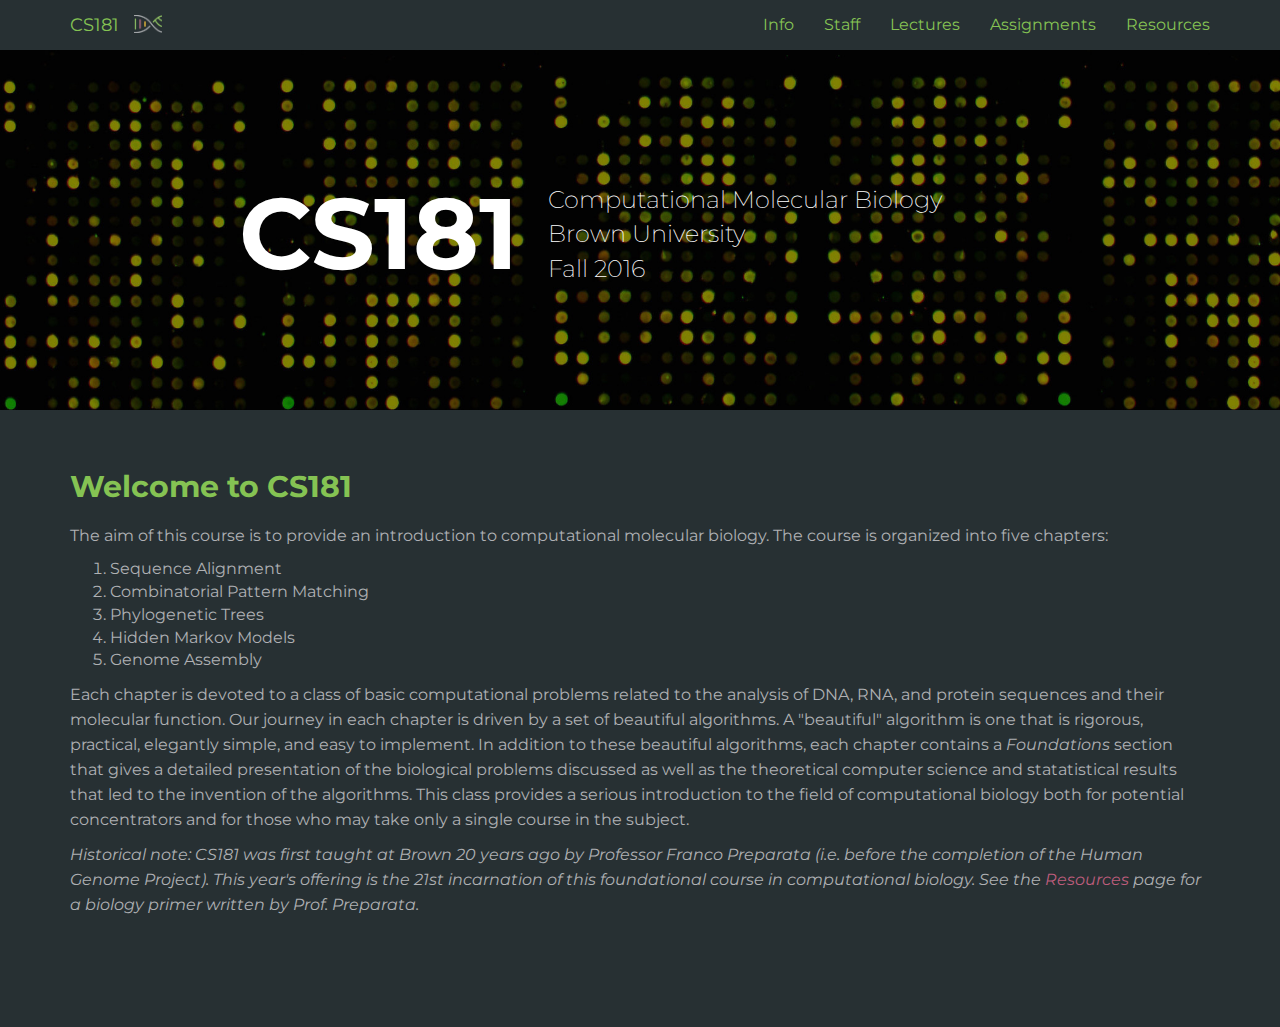
<file: index.html>
<!DOCTYPE html>
<html >
<head>
  <meta charset="UTF-8">
  <meta name="viewport" content="width=device-width, initial-scale=1.0">
  <title>CS181</title>
  <link rel="stylesheet" href="css/normalize.css">
  <link rel='stylesheet prefetch' href='http://maxcdn.bootstrapcdn.com/bootstrap/3.3.5/css/bootstrap.min.css'>
  <link rel='stylesheet prefetch' href='https://fonts.googleapis.com/css?family=Montserrat:400,700'>
  <link rel="stylesheet" href="css/style.css">
</head>

<body>
  <nav class="navbar navbar-inverse navbar-static-top">
    <div class="container">
    <div class="navbar-header">
      <button type="button" class="navbar-toggle collapsed" data-toggle="collapse" data-target="#bs-example-navbar-collapse-1" aria-expanded="false">
        <span class="sr-only">Toggle navigation</span>
        <span class="icon-bar"></span>
        <span class="icon-bar"></span>
        <span class="icon-bar"></span>      </button>
      <a class="navbar-brand" href="./index.html">
        CS181
      </a>
      <div class="logo-div">
        <a href="https://www.brown.edu/academics/computational-molecular-biology/">
          <img src="images/CCMB logo.png" class="logo">
        </a>
      </div>
      
    </div>
    <div class="collapse navbar-collapse" id="bs-example-navbar-collapse-1">
      <ul class="nav navbar-nav navbar-right">
        <li><a href="./info.html">Info</a></li>
        <li><a href="./staff.html">Staff</a></li>
        <li><a href="./lectures.html">Lectures</a></li>
        <li><a href="./assignments.html">Assignments</a></li>
        <li><a href="./resources.html">Resources</a></li>
      </ul>
    </div>
  </div>
</nav>

<div class="jumbotron">
  <div class="container-fluid">
    <div class="row title">
      <div class="col-sm-5"><h1 class="headline">CS181</h1></div>
      <div class="col-sm-7 side-text">
        <p>Computational Molecular Biology</p>
        <p>Brown University</p>
        <p>Fall 2016</p></div>
    </div>
  </div>
</div>

<section class="call-to-action">
  <div class="container">
      <h2>Welcome to CS181</h2>
      <p>The aim of this course is to provide an introduction to computational molecular biology.
The course is organized into five chapters:</p>
<ol>
  <li>Sequence Alignment</li> 
  <li>Combinatorial Pattern Matching</li>
  <li>Phylogenetic Trees</li>
  <li>Hidden Markov Models</li>
  <li>Genome Assembly</li>
</ol>
<p>
Each chapter is devoted to a class of basic computational problems related to the analysis of
DNA, RNA, and protein sequences and their molecular function. Our journey
in each chapter is driven by a set of beautiful algorithms. A "beautiful" algorithm is one that is rigorous, practical, elegantly simple, and easy to implement. In addition to these beautiful algorithms, each chapter contains
a <em>Foundations</em> section that gives a detailed presentation of the biological problems discussed as well as the
theoretical computer science and statatistical results that led to the invention of the
algorithms. This class provides a serious introduction to the field of computational biology both for potential concentrators and for those who may take only a single course in the subject.</p>
<p><i>Historical note: CS181 was first taught at Brown 20 years ago by Professor Franco Preparata (i.e. before the completion of the Human Genome Project). This year's offering is the 21st incarnation of this foundational course in computational biology. See the <a href="resources.html">Resources</a> page for a biology primer written by Prof. Preparata.</i>
  </div>
</section>

<footer></footer>
    <script src='http://cdnjs.cloudflare.com/ajax/libs/jquery/2.1.3/jquery.min.js'></script>
<script src='http://maxcdn.bootstrapcdn.com/bootstrap/3.3.5/js/bootstrap.min.js'></script>

    
    
    
    
  </body>
</html>
</file>
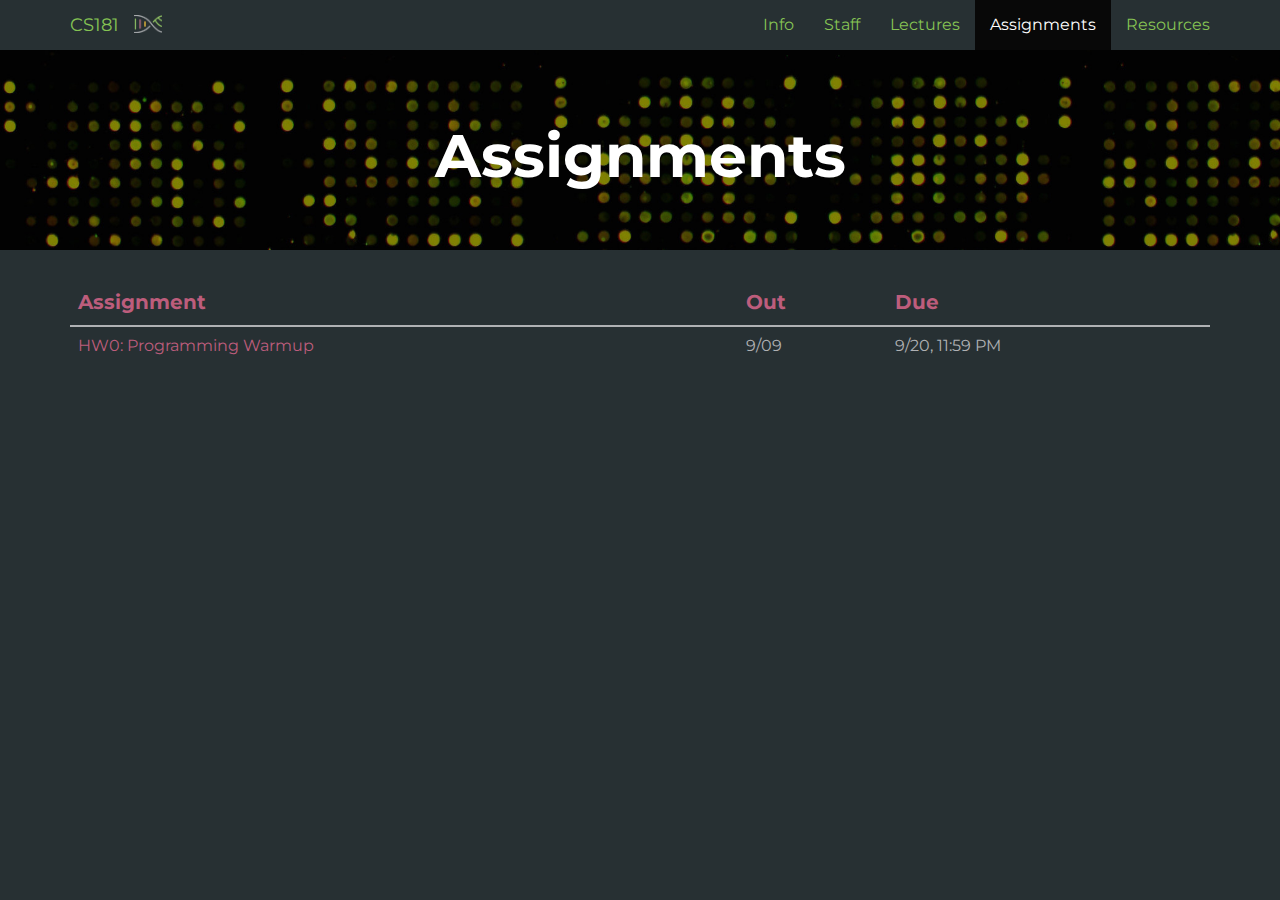
<file: assignments.html>
<!DOCTYPE html>
<html >
<head>
  <meta charset="UTF-8">
  <meta name="viewport" content="width=device-width, initial-scale=1.0">
  <title>CS181</title>
  <link rel="stylesheet" href="css/normalize.css">
  <link rel='stylesheet prefetch' href='http://maxcdn.bootstrapcdn.com/bootstrap/3.3.5/css/bootstrap.min.css'>
  <link rel='stylesheet prefetch' href='https://fonts.googleapis.com/css?family=Montserrat:400,700'>
  <link rel="stylesheet" href="css/style.css">
</head>

<body>
  <nav class="navbar navbar-inverse navbar-static-top">
    <div class="container">
    <div class="navbar-header">
      <button type="button" class="navbar-toggle collapsed" data-toggle="collapse" data-target="#bs-example-navbar-collapse-1" aria-expanded="false">
        <span class="sr-only">Toggle navigation</span>
        <span class="icon-bar"></span>
        <span class="icon-bar"></span>
        <span class="icon-bar"></span>
      </button>
      <a class="navbar-brand" href="./index.html">
        CS181
      </a>
      <div class="logo-div">
        <a href="https://www.brown.edu/academics/computational-molecular-biology/">
          <img src="images/CCMB logo.png" class="logo">
        </a>
      </div>
    </div>
    <div class="collapse navbar-collapse" id="bs-example-navbar-collapse-1">
      <ul class="nav navbar-nav navbar-right">
        <li><a href="./info.html">Info</a></li>
        <li><a href="./staff.html">Staff</a></li>
        <li><a href="./lectures.html">Lectures</a></li>
        <li class="active"><a href="./assignments.html">Assignments</a></li>
        <li><a href="./resources.html">Resources</a></li>
      </ul>
    </div>
  </div>
</nav>

<div class="jumbotron not-main">
  <div class="container-fluid">
    <div class="row">
      <div><h1 class="headline assignments">Assignments</h1></div>
    </div>
  </div>
</div>

<div class="container">
<table class="table">
<thead><tr><th>Assignment</th><th>Out</th><th>Due</th></tr></thead><tbody>

  <tr><td><a href="assignments/proj0.pdf">HW0: Programming Warmup</a></td><td>9/09</td><td>9/20, 11:59 PM</td></tr>

</tbody></table>
</div>

<footer></footer>

<script src='http://cdnjs.cloudflare.com/ajax/libs/jquery/2.1.3/jquery.min.js'></script>
<script src='http://maxcdn.bootstrapcdn.com/bootstrap/3.3.5/js/bootstrap.min.js'></script>

    
    
    
    
  </body>
</html>
</file>
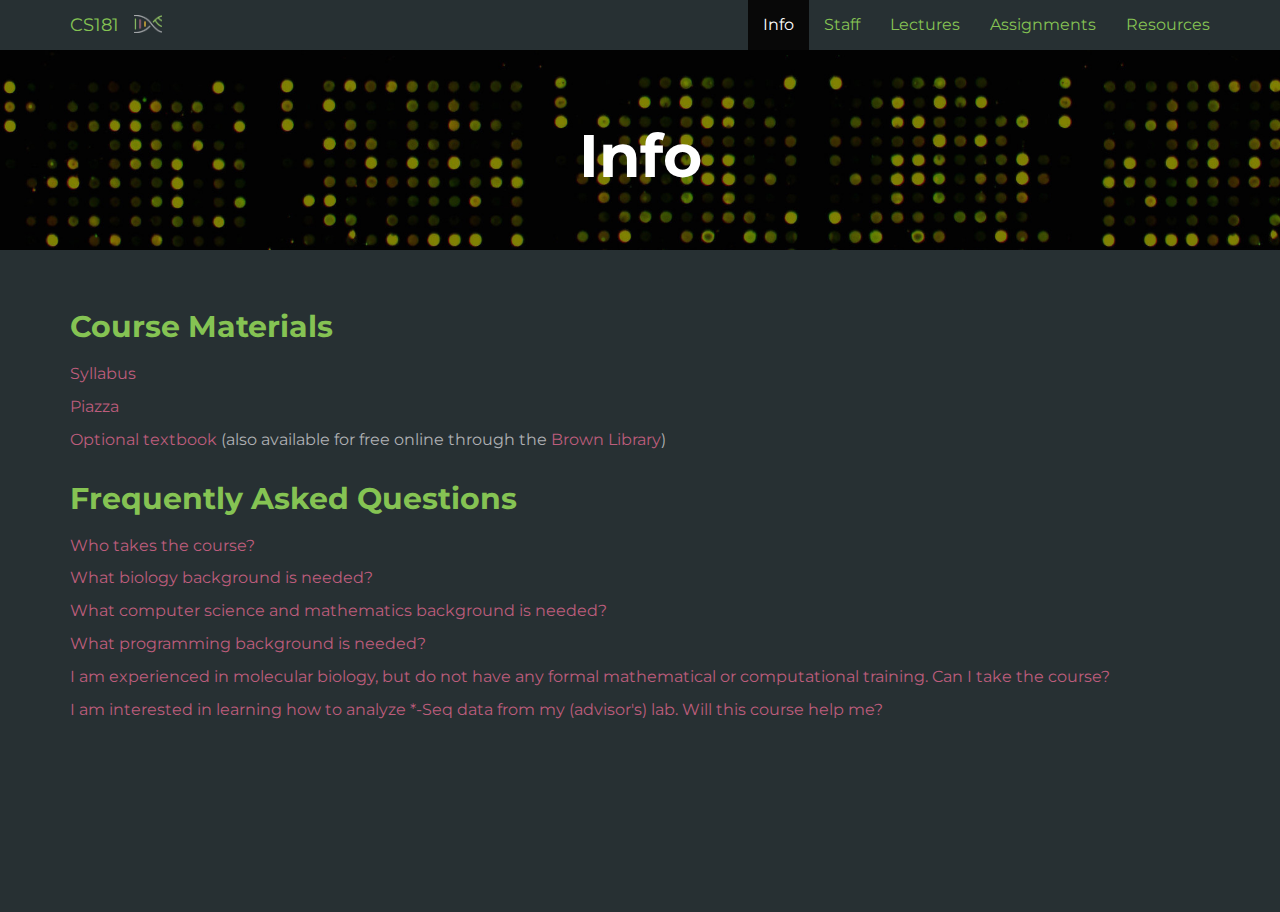
<file: info.html>
<!DOCTYPE html>
<html >
<head>
  <meta charset="UTF-8">
  <meta name="viewport" content="width=device-width, initial-scale=1.0">
  <title>CS181</title>
  <link rel="stylesheet" href="css/normalize.css">
  <link rel='stylesheet prefetch' href='http://maxcdn.bootstrapcdn.com/bootstrap/3.3.5/css/bootstrap.min.css'>
  <link rel='stylesheet prefetch' href='https://fonts.googleapis.com/css?family=Montserrat:400,700'>
  <link rel="stylesheet" href="css/style.css">
</head>

<body>
  <nav class="navbar navbar-inverse navbar-static-top">
    <div class="container">
    <div class="navbar-header">
      <button type="button" class="navbar-toggle collapsed" data-toggle="collapse" data-target="#bs-example-navbar-collapse-1" aria-expanded="false">
        <span class="sr-only">Toggle navigation</span>
        <span class="icon-bar"></span>
        <span class="icon-bar"></span>
        <span class="icon-bar"></span>
      </button>
      <a class="navbar-brand" href="./index.html">
        CS181
      </a>
      <div class="logo-div">
        <a href="https://www.brown.edu/academics/computational-molecular-biology/">
          <img src="images/CCMB logo.png" class="logo">
        </a>
      </div>
    </div>
    <div class="collapse navbar-collapse" id="bs-example-navbar-collapse-1">
      <ul class="nav navbar-nav navbar-right">
        <li class="active"><a href="./info.html">Info</a></li>
        <li><a href="./staff.html">Staff</a></li>
        <li><a href="./lectures.html">Lectures</a></li>
        <li><a href="./assignments.html">Assignments</a></li>
        <li><a href="./resources.html">Resources</a></li>
      </ul>
    </div>
  </div>
</nav>

<div class="jumbotron not-main">
  <div class="container-fluid">
    <div class="row">
      <div><h1 class="headline">Info</h1></div>
    </div>
  </div>
</div>

<div class="container faq">

  <h2>Course Materials</h2>
  <p><a href="./info/syllabus.pdf">Syllabus</a></p>
  <p><a href="https://piazza.com/brown/fall2016/csci1810">Piazza</a></p>
  <p><a href="https://mitpress.mit.edu/books/introduction-bioinformatics-algorithms">Optional textbook</a> (also available for free online through the <a href="https://library.brown.edu"> Brown Library</a>)</p>

  <h2>Frequently Asked Questions</h2>

  <p><a class="faq-q" data-toggle="collapse" href="#collapse1">Who takes the course?</a></p>
  <div id="collapse1" class="panel-collapse collapse" role="tabpanel">
    <p class="faq-a">As an interdisciplinary course, CS181 attracts a diverse group of students. Past students have ranged from sophomores concentrating in Computer Science and Computational Biology through Ph.D. students in Computer Science, Applied Mathematics, and Biology. The course staff will do its best to ensure that <em>all</em> students have a chance to succeed. Please do not hesitate to talk to a member of the course staff if you have trouble deciding whether CS181 is a good fit for you.</p>
  </div>


  <p><a class="faq-q" data-toggle="collapse" href="#collapse2">What biology background is needed?</a></p>
  <div id="collapse2" class="panel-collapse collapse" role="tabpanel">
  <p class="faq-a">There are no biology prerequisites, and no prior biology knowledge is assumed; the material that you need to know will be covered in class. Students whose backgrounds are in the life sciences, however, will be expected to dig deeper into the biology.</p>
  </div>

  <p><a class="faq-q" data-toggle="collapse" href="#collapse3">What computer science and mathematics background is needed?</a></p>
  <div id="collapse3" class="panel-collapse collapse" role="tabpanel">
  <p class="faq-a">Officially, one of CS16, CS18, or CS19 (i.e. a yearlong introduction to computer science). This can be waived by the instructor (especially for life science students). Students in the course generally have some prior exposure to basic concepts of discrete math (graphs, recurrence relations), discrete probability (random variables, independence), and algorithms (big-O notation, pseudocode).</p></div>

  <p><a class="faq-q" data-toggle="collapse" href="#collapse4">What programming background is needed?</a></p>
  <div id="collapse4" class="panel-collapse collapse" role="tabpanel">
  <p class="faq-a">This is not a programming-heavy course, although there will be programming assignments.  The goal of these assignments is to gain a deeper understanding of the algorithms by implementing them and testing them on real data.  Thus, some rudimentary programming skills (arrays, loops, functions, etc.) are required.  In recent years, we have been experimenting with a new language for scientific computing called Julia (see above) for the programming assignments, although we also allow students to do programming assignments in other languages.</p></div>

  <p><a class="faq-q" data-toggle="collapse" href="#collapse5">I am experienced in molecular biology, but do not have any formal mathematical or computational training.  Can I take the course?</a></p>
  <div id="collapse5" class="panel-collapse collapse" role="tabpanel">
  <p class="faq-a">This year, we are attempting to make the course genuinely accessible for students without a computer science background (there will be separate homework questions for biology students, for example). At the same time, all students in the class should be prepared to complete medium-scale programming assignments, learn some new mathematical concepts, and reason about algorithms in a rigorous manner. Please reach out to a member of the course staff if you are unsure of your background.</p></div>

  <p><a class="faq-q" data-toggle="collapse" href="#collapse6">I am interested in learning how to analyze *-Seq data from my (advisor's) lab.  Will this course help me?</a></p>
  <div id="collapse6" class="panel-collapse collapse" role="tabpanel">
  <p class="faq-a">Possibly, but perhaps not in the way that you expect. The goals of CS181 are to teach the algorithmic concepts that underlie a wide variety of software that is used to analyze biological data, particularly in genetics, genomics, and proteomics. The course will not teach you how to use any particular biological software package. Rather, you will learn how this software works, and more importantly for the long-term, how to think about biological problems in a computational way. Thus, when the latest and greatest technology for measuring DNA/RNA/protein is released in 5 or 10 years' time, you will have some algorithmic skills to work with this data, without waiting for the rest of the community to develop tools. If your interests are more narrowly focused on a particular, near-term application, another course might be more appropriate.</p></div>

</div>

<footer></footer>

<script src='http://cdnjs.cloudflare.com/ajax/libs/jquery/2.1.3/jquery.min.js'></script>
<script src='http://maxcdn.bootstrapcdn.com/bootstrap/3.3.5/js/bootstrap.min.js'></script>

    
    
    
    
  </body>
</html>
</file>
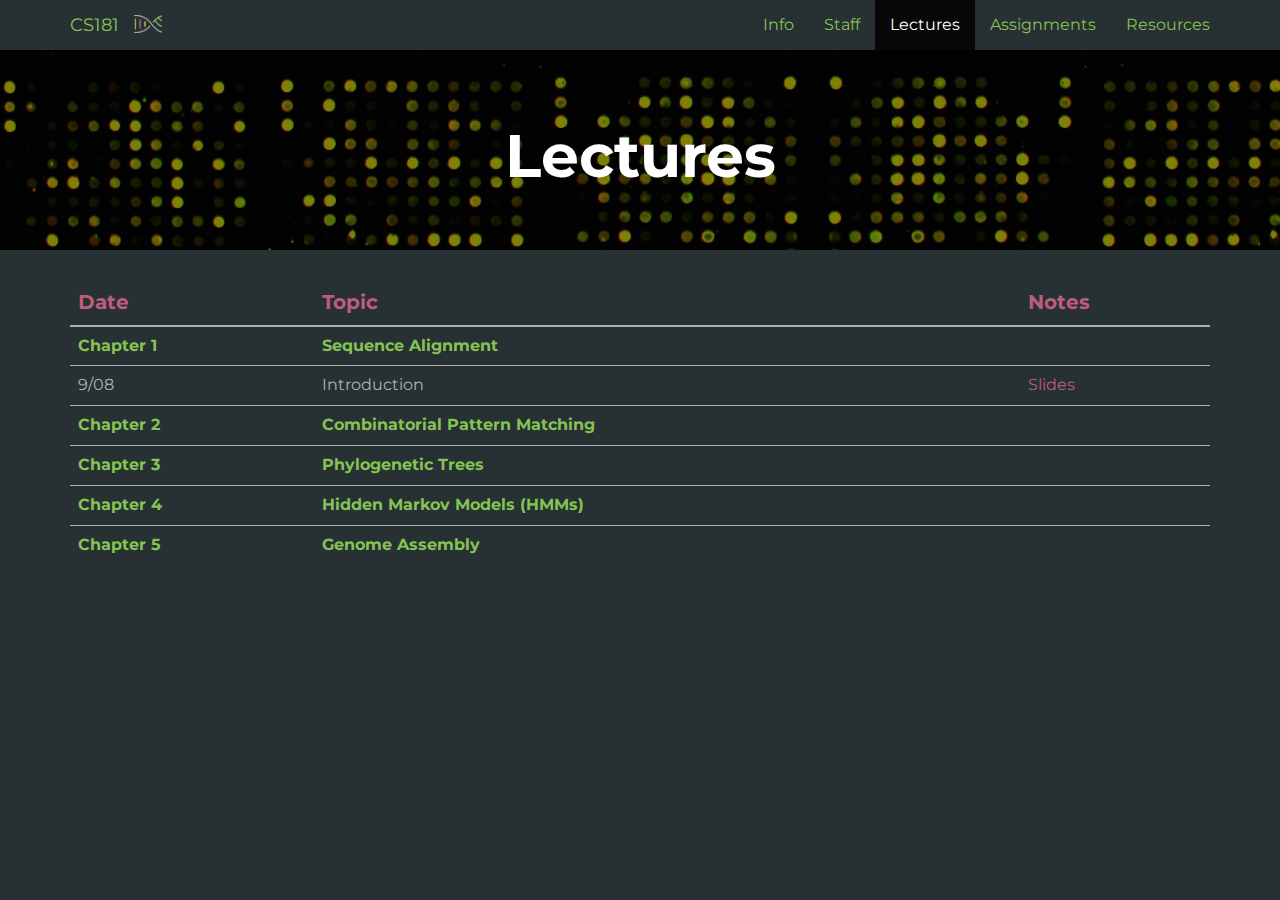
<file: lectures.html>
<!DOCTYPE html>
<html >
<head>
  <meta charset="UTF-8">
  <meta name="viewport" content="width=device-width, initial-scale=1.0">
  <title>CS181</title>
  <link rel="stylesheet" href="css/normalize.css">
  <link rel='stylesheet prefetch' href='http://maxcdn.bootstrapcdn.com/bootstrap/3.3.5/css/bootstrap.min.css'>
  <link rel='stylesheet prefetch' href='https://fonts.googleapis.com/css?family=Montserrat:400,700'>
  <link rel="stylesheet" href="css/style.css">
</head>

<body>
  <nav class="navbar navbar-inverse navbar-static-top">
    <div class="container">
    <div class="navbar-header">
      <button type="button" class="navbar-toggle collapsed" data-toggle="collapse" data-target="#bs-example-navbar-collapse-1" aria-expanded="false">
        <span class="sr-only">Toggle navigation</span>
        <span class="icon-bar"></span>
        <span class="icon-bar"></span>
        <span class="icon-bar"></span>
      </button>
      <a class="navbar-brand" href="./index.html">
        CS181
      </a>
      <div class="logo-div">
        <a href="https://www.brown.edu/academics/computational-molecular-biology/">
          <img src="images/CCMB logo.png" class="logo">
        </a>
      </div>
    </div>
    <div class="collapse navbar-collapse" id="bs-example-navbar-collapse-1">
      <ul class="nav navbar-nav navbar-right">
        <li><a href="./info.html">Info</a></li>
        <li><a href="./staff.html">Staff</a></li>
        <li class="active"><a href="./lectures.html">Lectures</a></li>
        <li><a href="./assignments.html">Assignments</a></li>
        <li><a href="./resources.html">Resources</a></li>
      </ul>
    </div>
  </div>
</nav>

<div class="jumbotron not-main">
  <div class="container-fluid">
    <div class="row">
      <div><h1 class="headline">Lectures</h1></div>
    </div>
  </div>
</div>

<div class="container">
<table class="table">
<thead><tr><th>Date</th><th>Topic</th><th>Notes</th></tr></thead><tbody>

  <tr class="chapter-row"><td>Chapter 1</td><td>Sequence Alignment</td><td></td></tr>
  <tr><td>9/08</td><td>Introduction</td><td><a href="lectures/L01.pdf">Slides</a></td></tr>

  <tr class="chapter-row"><td>Chapter 2</td><td>Combinatorial Pattern Matching</td><td></td></tr>

  <tr class="chapter-row"><td>Chapter 3</td><td>Phylogenetic Trees</td><td></td></tr>

  <tr class="chapter-row"><td>Chapter 4</td><td>Hidden Markov Models (HMMs)</td><td></td></tr>

  <tr class="chapter-row"><td>Chapter 5</td><td>Genome Assembly</td><td></td></tr>

</tbody></table>
</div>

<footer></footer>

<script src='http://cdnjs.cloudflare.com/ajax/libs/jquery/2.1.3/jquery.min.js'></script>
<script src='http://maxcdn.bootstrapcdn.com/bootstrap/3.3.5/js/bootstrap.min.js'></script>

    
    
    
    
  </body>
</html>
</file>
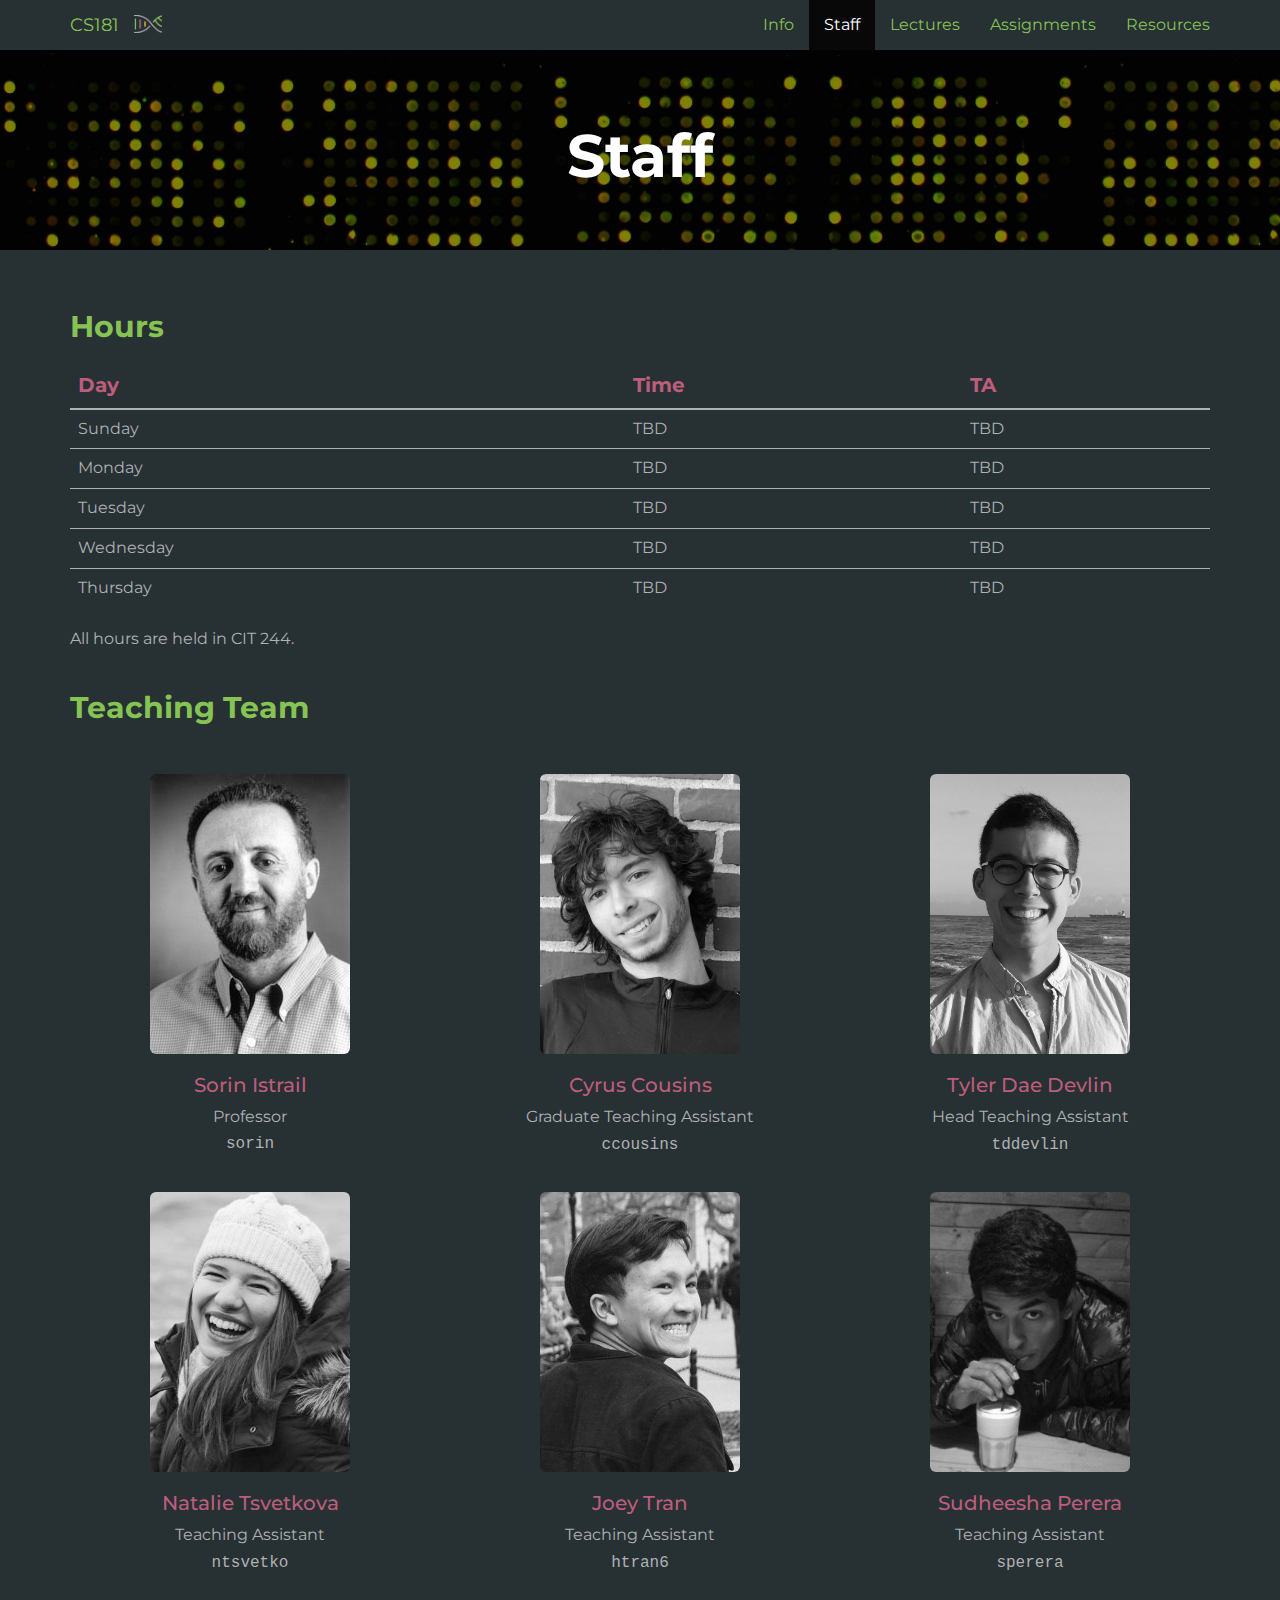
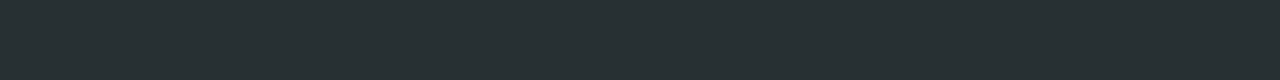
<file: staff.html>
<!DOCTYPE html>
<html >
<head>
  <meta charset="UTF-8">
  <meta name="viewport" content="width=device-width, initial-scale=1.0">
  <title>CS181</title>
  <link rel="stylesheet" href="css/normalize.css">
  <link rel='stylesheet prefetch' href='http://maxcdn.bootstrapcdn.com/bootstrap/3.3.5/css/bootstrap.min.css'>
  <link rel='stylesheet prefetch' href='https://fonts.googleapis.com/css?family=Montserrat:400,700'>
  <link rel="stylesheet" href="css/style.css">
</head>

<body>
  <nav class="navbar navbar-inverse navbar-static-top">
    <div class="container">
    <div class="navbar-header">
      <button type="button" class="navbar-toggle collapsed" data-toggle="collapse" data-target="#bs-example-navbar-collapse-1" aria-expanded="false">
        <span class="sr-only">Toggle navigation</span>
        <span class="icon-bar"></span>
        <span class="icon-bar"></span>
        <span class="icon-bar"></span>
      </button>
      <a class="navbar-brand" href="./index.html">
        CS181
      </a>
      <div class="logo-div">
        <a href="https://www.brown.edu/academics/computational-molecular-biology/">
          <img src="images/CCMB logo.png" class="logo">
        </a>
      </div>
    </div>
    <div class="collapse navbar-collapse" id="bs-example-navbar-collapse-1">
      <ul class="nav navbar-nav navbar-right">
        <li><a href="./info.html">Info</a></li>
        <li class="active"><a href="./staff.html">Staff</a></li>
        <li><a href="./lectures.html">Lectures</a></li>
        <li><a href="./assignments.html">Assignments</a></li>
        <li><a href="./resources.html">Resources</a></li>
      </ul>
    </div>
  </div>
</nav>

<div class="jumbotron not-main">
  <div class="container-fluid">
    <div class="row">
      <div><h1 class="headline">Staff</h1></div>
    </div>
  </div>
</div>

<div class="container">
  <h2>Hours</h2>
  <table class="table">
    <thead><tr><th>Day</th><th>Time</th><th>TA</th></tr></thead><tbody>

    <tr><td>Sunday</td><td>TBD</td><td>TBD</td></tr>
    <tr><td>Monday</td><td>TBD</td><td>TBD</td></tr>
    <tr><td>Tuesday</td><td>TBD</td><td>TBD</td></tr>
    <tr><td>Wednesday</td><td>TBD</td><td>TBD</td></tr>
    <tr><td>Thursday</td><td>TBD</td><td>TBD</td></tr>

  </tbody></table>
  <p>All hours are held in CIT 244.</p>

</div>

<div class="container">
  <h2>Teaching Team</h2>
  <div class="row pics">

    <section class="col-sm-4">
      <img class="icon img-responsive img-rounded center-block" src="images/istrail.jpg">
      <h3>Sorin Istrail</h3>
      <p>Professor</p>
      <p class="login">sorin</p>
    </section>

    <section class="col-sm-4">
      <img class="icon img-responsive img-rounded center-block" src="images/cyrus.png">
      <h3>Cyrus Cousins</h3>
      <p>Graduate Teaching Assistant</p>
      <p class="login">ccousins</p>
    </section>

    <section class="col-sm-4">
      <img class="icon img-responsive img-rounded center-block" src="images/profile picture zoom.jpg">
      <h3>Tyler Dae Devlin</h3>
      <p>Head Teaching Assistant</p>
      <p class="login">tddevlin</p>
    </section>
  </div>
  <div class="row pics">
    <section class="col-sm-4">
      <img class="icon img-responsive img-rounded center-block" src="images/natalie.jpeg">
      <h3>Natalie Tsvetkova</h3>
      <p>Teaching Assistant</p>
      <p class="login">ntsvetko</p>
    </section>

    <section class="col-sm-4">
      <img class="img-responsive img-rounded center-block" src="images/joey.jpeg">
      <h3>Joey Tran</h3>
      <p>Teaching Assistant</p>
      <p class="login">htran6</p>
    </section>

    <section class="col-sm-4">
      <img class="img-responsive img-rounded center-block" src="images/sud2.jpeg">
      <h3>Sudheesha Perera</h3>
      <p>Teaching Assistant</p>
      <p class="login">sperera</p>
    </section>
  </div>
</div>

<footer></footer>

<script src='http://cdnjs.cloudflare.com/ajax/libs/jquery/2.1.3/jquery.min.js'></script>
<script src='http://maxcdn.bootstrapcdn.com/bootstrap/3.3.5/js/bootstrap.min.js'></script>

    
  </body>
</html>
</file>
<file: css/style.css>
body {
	background: #273033;
	color: #f7f7f7;
	font-family: 'Montserrat', sans-serif;
}
h1,
h2 {
	font-weight: bold;
	color: #85C353;
	margin-bottom: 20px;
	margin-top: 30px;
}
table td, p, ol {
	font-size: 16px;
	color: #AFB1B4;
	font-weight: normal;
}
a {
	color: #BD5D7C;
}
a:hover, a:focus{
	color: white;
	text-decoration: none;
}
p.login {
	font-family: monospace;
}
table th, h3 {
	color: #BD5D7C;
	text-align: left;
	font-size: 20px;
}
section>h3 {
	margin-bottom: 10px;
	text-align: center;
}
.pics section {
	text-align: center;
	padding-top: 30px;
}
section>p {
	margin-bottom: 5px
}
.logo {
	height: 50px;
	padding-top: 15px;
	padding-bottom: 17px
}
.logo-div {
	float: left;
}
.title {
	margin-top: 80px;
}
.jumbotron {
	background-image: url('../images/microarray.jpg');
	color: white;
	text-align: center;
	background-size: 125%;
  	height: 360px;
}
.jumbotron p {
	color: white;
	font-size: 24px;
	margin-bottom: 0;
	text-align: center;
	vertical-align: bottom;
}
.jumbotron h1 {
	color: white;
	font-size: 100px;
	margin-bottom: 0;
	margin-top: 0;
	text-align: center;
	vertical-align: middle;
}
@media (min-width: 768px) {
	.jumbotron p {
		text-align: left;
	}
	.jumbotron h1 {
		text-align: right;
	}
}
.jumbotron.not-main h1 {
	text-align: center;
	font-size: 60px;
	margin-top: 25px;
}
@media (max-width: 440px) {
	.jumbotron.not-main h1 {
		font-size: 45px;
	}
}
.jumbotron.not-main {
	background-image: url('../images/microarray.jpg');
	background-size: 125%;
  	height: 200px;
}
.side-text {
	padding-top: 5px;
}
.navbar-inverse .navbar-toggle .icon-bar {
	background-color: #85C353;
}
.navbar {
	margin-bottom: 0;
}
.navbar-inverse .navbar-toggle {
	border-color: #85C353;
}
.navbar-inverse .navbar-toggle:hover {
	background-color: transparent;
}
.navbar-inverse .navbar-toggle:focus {
	background-color: transparent;
}
.navbar-inverse {
	background: #273033;
	border: 0;
}
.navbar-inverse .navbar-nav li a {
	color: #85C353;
	font-size: 16px;
}
.navbar-brand span {
	color: #85C353;
}
.navbar-inverse .navbar-brand {
    color: #85C353;
}
.navbar-inverse .navbar-nav li a:hover {
	background: #85C353;
}
.navbar-inverse .navbar-nav .dropdown-menu li a:hover {
	background: #85C353;
}
.dropdown-menu li a {
	padding: 10px;
}
.btn-primary {
	color: #fff;
	background-color: transparent;
	border-color: white;
	margin-bottom: 5px;
}
.btn-primary:hover {
	color: #85C353;
	background-color: white;
	border-color: white;
}
.call-to-action {
	text-align: left;
}
.call-to-action p {
	line-height: 25px;
}
.img-responsive {
	max-width: 200px;

	text-align: center;
}/*
div.pics {
	padding-top: 15px;
	padding-bottom: 30px;
}*/
a.faq-q {
	color: #BD5D7C;
	margin-top: 35px;
	font-size: 16px;
	text-decoration: none;
}
div.faq {
	margin-bottom: 80px;
}
.table>thead>tr>th {
	border-bottom-color: #AFB1B4;
}
.table>tbody>tr>td {
	border-top-color: #AFB1B4;
}
tr.chapter-row >td {
	color: #85C353;
	font-weight: bold;
}
footer {
	min-height: 100px;
}
</file>
